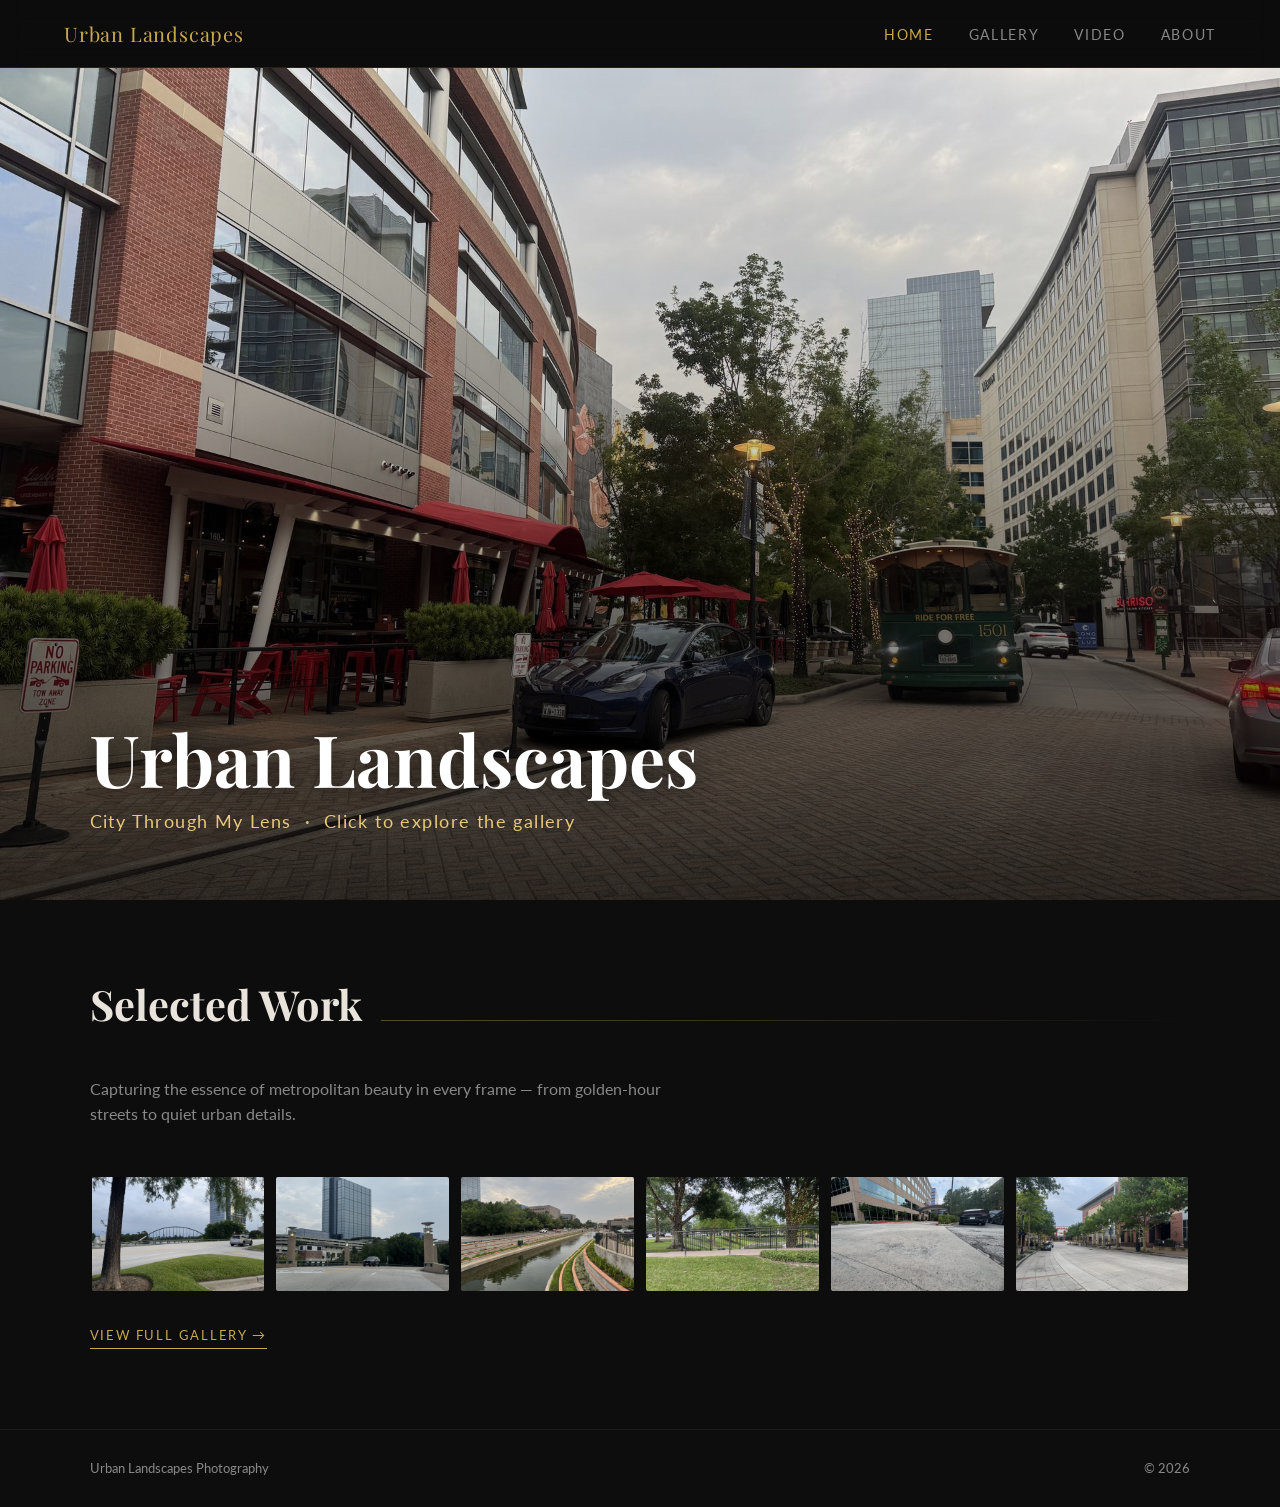
<file: index.html>
<!DOCTYPE html>
<html lang="en">
<head>
  <meta charset="UTF-8">
  <meta name="viewport" content="width=device-width, initial-scale=1.0">
  <title>Urban Landscapes | City Through My Lens</title>
  <link rel="preconnect" href="https://fonts.googleapis.com">
  <link rel="preconnect" href="https://fonts.gstatic.com" crossorigin>
  <link href="https://fonts.googleapis.com/css2?family=Playfair+Display:wght@700&family=Lato:wght@300;400&display=swap" rel="stylesheet">
  <link rel="stylesheet" href="css/style.css">
</head>
<body>

  <nav>
    <span class="nav-logo">Urban Landscapes</span>
    <ul class="nav-links">
      <li><a href="index.html">Home</a></li>
      <li><a href="gallery.html">Gallery</a></li>
      <li><a href="video.html">Video</a></li>
      <li><a href="about.html">About</a></li>
    </ul>
  </nav>

  <main class="page">

    <!-- Hero -->
    <section class="hero" onclick="window.location='gallery.html'">
      <img src="images/IMG_1584.jpg" alt="Urban street scene at dusk">
      <div class="hero-overlay"></div>
      <div class="hero-text">
        <h1>Urban Landscapes</h1>
        <p class="hero-tagline">City Through My Lens &nbsp;·&nbsp; Click to explore the gallery</p>
      </div>
    </section>

    <!-- Intro -->
    <section class="section">
      <div class="section-header">
        <h2>Selected Work</h2>
        <div class="section-line"></div>
      </div>
      <p style="color:var(--muted); max-width:600px; margin-bottom:48px;">
        Capturing the essence of metropolitan beauty in every frame — from golden-hour streets to quiet urban details.
      </p>

      <!-- Thumbnail strip -->
      <div class="home-strip" style="padding:0;">
        <div class="thumb-grid" id="home-thumb-grid"></div>
        <div style="margin-top:28px;">
          <a href="gallery.html" style="
            display:inline-block;
            font-size:0.8rem;
            letter-spacing:0.14em;
            text-transform:uppercase;
            border-bottom:1px solid var(--gold);
            color:var(--gold);
            padding-bottom:3px;
            transition:opacity .2s;
          ">View Full Gallery →</a>
        </div>
      </div>
    </section>

  </main>

  <footer>
    <span>Urban Landscapes Photography</span>
    <span>© 2026</span>
  </footer>

  <script src="js/gallery.js"></script>
</body>
</html>
</file>
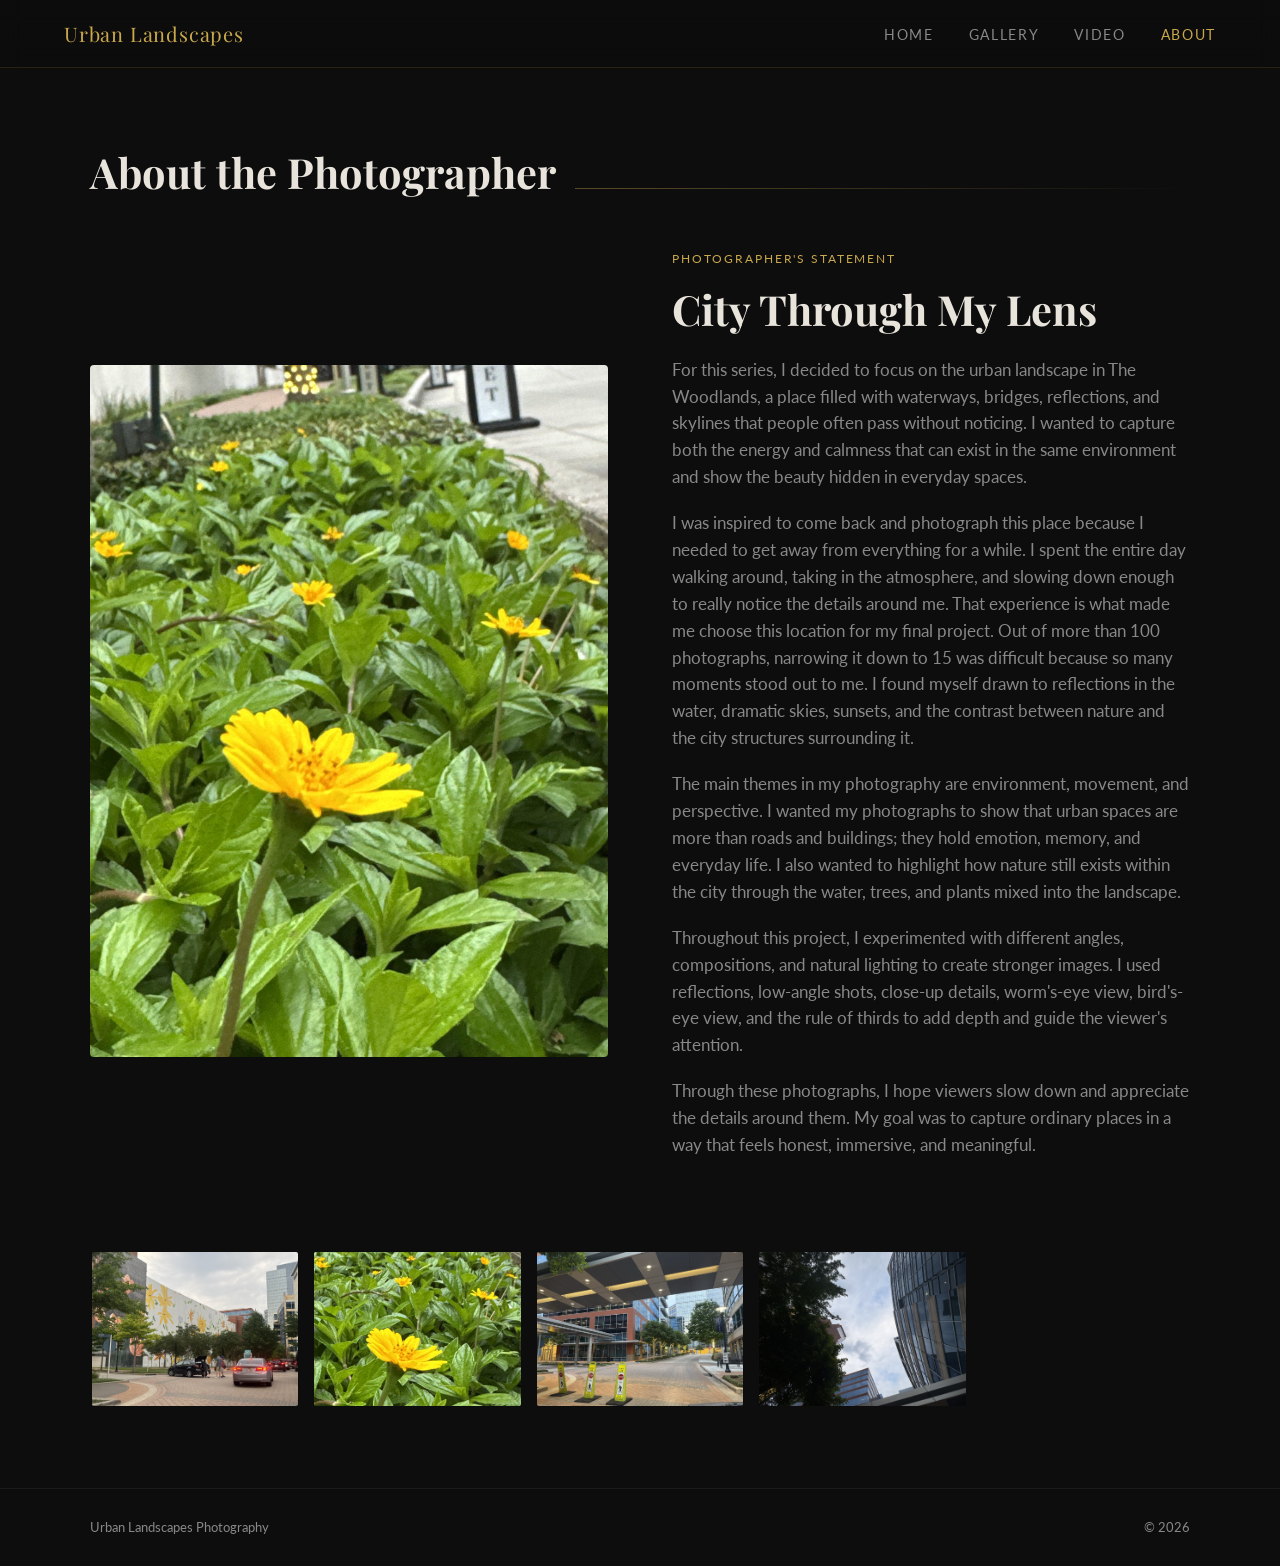
<file: about.html>
<!DOCTYPE html>
<html lang="en">
<head>
  <meta charset="UTF-8">
  <meta name="viewport" content="width=device-width, initial-scale=1.0">
  <title>About | Urban Landscapes</title>
  <link rel="preconnect" href="https://fonts.googleapis.com">
  <link rel="preconnect" href="https://fonts.gstatic.com" crossorigin>
  <link href="https://fonts.googleapis.com/css2?family=Playfair+Display:wght@700&family=Lato:wght@300;400&display=swap" rel="stylesheet">
  <link rel="stylesheet" href="css/style.css">
</head>
<body>

  <nav>
    <span class="nav-logo">Urban Landscapes</span>
    <ul class="nav-links">
      <li><a href="index.html">Home</a></li>
      <li><a href="gallery.html">Gallery</a></li>
      <li><a href="video.html">Video</a></li>
      <li><a href="about.html">About</a></li>
    </ul>
  </nav>

  <main class="page">
    <section class="section">
      <div class="section-header">
        <h2>About the Photographer</h2>
        <div class="section-line"></div>
      </div>

      <div class="about-grid">
        <div class="about-photo">
          <img src="images/IMG_1612.jpg" alt="Urban floral">
        </div>
        <div class="about-text">
          <span class="gold-label">Photographer's Statement</span>
          <h2 style="margin-bottom:1.5rem;">City Through My Lens</h2>

          <p>
            For this series, I decided to focus on the urban landscape in The Woodlands, a place
            filled with waterways, bridges, reflections, and skylines that people often pass without
            noticing. I wanted to capture both the energy and calmness that can exist in the same
            environment and show the beauty hidden in everyday spaces.
          </p>

          <p>
            I was inspired to come back and photograph this place because I needed to get away from
            everything for a while. I spent the entire day walking around, taking in the atmosphere,
            and slowing down enough to really notice the details around me. That experience is what
            made me choose this location for my final project. Out of more than 100 photographs,
            narrowing it down to 15 was difficult because so many moments stood out to me. I found
            myself drawn to reflections in the water, dramatic skies, sunsets, and the contrast
            between nature and the city structures surrounding it.
          </p>

          <p>
            The main themes in my photography are environment, movement, and perspective. I wanted
            my photographs to show that urban spaces are more than roads and buildings; they hold
            emotion, memory, and everyday life. I also wanted to highlight how nature still exists
            within the city through the water, trees, and plants mixed into the landscape.
          </p>

          <p>
            Throughout this project, I experimented with different angles, compositions, and natural
            lighting to create stronger images. I used reflections, low-angle shots, close-up details,
            worm's-eye view, bird's-eye view, and the rule of thirds to add depth and guide the
            viewer's attention.
          </p>

          <p>
            Through these photographs, I hope viewers slow down and appreciate the details around
            them. My goal was to capture ordinary places in a way that feels honest, immersive,
            and meaningful.
          </p>
        </div>
      </div>

      <!-- Secondary photo strip -->
      <div style="margin-top:72px;">
        <div class="thumb-grid" style="grid-template-columns:repeat(auto-fill,minmax(200px,1fr)); gap:12px;">
          <div class="thumb" style="aspect-ratio:4/3;" onclick="window.location='gallery.html'">
            <img src="images/IMG_1589.jpg" alt="Urban scene" loading="lazy">
          </div>
          <div class="thumb" style="aspect-ratio:4/3;" onclick="window.location='gallery.html'">
            <img src="images/IMG_1612.jpg" alt="Urban floral" loading="lazy">
          </div>
          <div class="thumb" style="aspect-ratio:4/3;" onclick="window.location='gallery.html'">
            <img src="images/IMG_1615.jpg" alt="City street" loading="lazy">
          </div>
          <div class="thumb" style="aspect-ratio:4/3;" onclick="window.location='gallery.html'">
            <img src="images/IMG_1616.jpg" alt="Urban landscape" loading="lazy">
          </div>
        </div>
      </div>
    </section>
  </main>

  <footer>
    <span>Urban Landscapes Photography</span>
    <span>© 2026</span>
  </footer>

  <script src="js/gallery.js"></script>
</body>
</html>
</file>
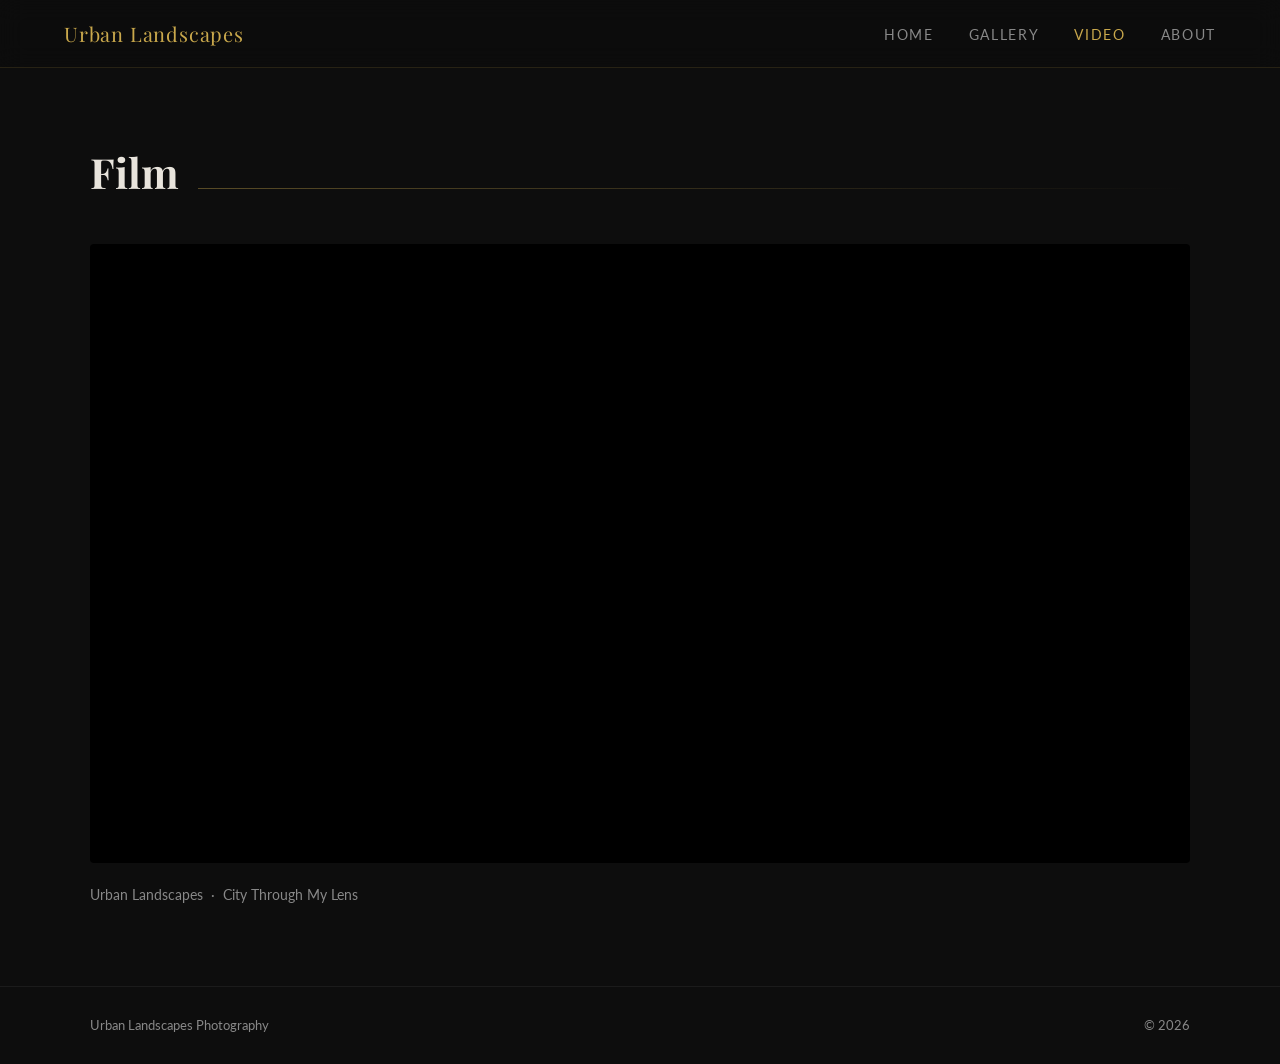
<file: video.html>
<!DOCTYPE html>
<html lang="en">
<head>
  <meta charset="UTF-8">
  <meta name="viewport" content="width=device-width, initial-scale=1.0">
  <title>Video | Urban Landscapes</title>
  <link rel="preconnect" href="https://fonts.googleapis.com">
  <link rel="preconnect" href="https://fonts.gstatic.com" crossorigin>
  <link href="https://fonts.googleapis.com/css2?family=Playfair+Display:wght@700&family=Lato:wght@300;400&display=swap" rel="stylesheet">
  <link rel="stylesheet" href="css/style.css">
  <style>
    .video-wrap {
      position: relative;
      width: 100%;
      aspect-ratio: 16/9;
      background: #000;
      border-radius: var(--radius);
      overflow: hidden;
    }
    .video-wrap iframe {
      position: absolute;
      inset: 0;
      width: 100%;
      height: 100%;
      border: none;
    }
    .video-meta {
      margin-top: 20px;
      display: flex;
      align-items: center;
      gap: 1.5rem;
    }
    .video-meta p {
      color: var(--muted);
      font-size: 0.9rem;
    }
  </style>
</head>
<body>

  <nav>
    <span class="nav-logo">Urban Landscapes</span>
    <ul class="nav-links">
      <li><a href="index.html">Home</a></li>
      <li><a href="gallery.html">Gallery</a></li>
      <li><a href="video.html">Video</a></li>
      <li><a href="about.html">About</a></li>
    </ul>
  </nav>

  <main class="page">
    <section class="section">
      <div class="section-header">
        <h2>Film</h2>
        <div class="section-line"></div>
      </div>

      <div class="video-wrap">
        <iframe
          src="https://www.youtube.com/embed/s-_n4-kS9l0?rel=0&modestbranding=1"
          title="Urban Landscapes — Film"
          allow="accelerometer; autoplay; clipboard-write; encrypted-media; gyroscope; picture-in-picture; web-share"
          allowfullscreen>
        </iframe>
      </div>

      <div class="video-meta">
        <p>Urban Landscapes &nbsp;·&nbsp; City Through My Lens</p>
      </div>
    </section>
  </main>

  <footer>
    <span>Urban Landscapes Photography</span>
    <span>© 2026</span>
  </footer>

  <script src="js/gallery.js"></script>
</body>
</html>
</file>
<file: css/style.css>
/* ── Reset & Base ───────────────────────────────────── */
*, *::before, *::after { box-sizing: border-box; margin: 0; padding: 0; }

:root {
  --bg: #0d0d0d;
  --surface: #161616;
  --gold: #c9a84c;
  --gold-light: #e8c97a;
  --text: #e8e4dc;
  --muted: #888;
  --nav-h: 68px;
  --radius: 4px;
  --transition: 0.35s cubic-bezier(0.4, 0, 0.2, 1);
}

html { scroll-behavior: smooth; }

body {
  background: var(--bg);
  color: var(--text);
  font-family: 'Lato', sans-serif;
  font-size: 16px;
  line-height: 1.6;
  min-height: 100vh;
}

a { color: inherit; text-decoration: none; }
img { display: block; max-width: 100%; }

/* ── Typography ─────────────────────────────────────── */
h1, h2, h3 { font-family: 'Playfair Display', serif; font-weight: 700; line-height: 1.15; }
h1 { font-size: clamp(2.2rem, 6vw, 4.5rem); }
h2 { font-size: clamp(1.6rem, 4vw, 2.6rem); }
h3 { font-size: 1.2rem; }

/* ── Navigation ─────────────────────────────────────── */
nav {
  position: fixed; top: 0; left: 0; right: 0; z-index: 100;
  height: var(--nav-h);
  display: flex; align-items: center; justify-content: space-between;
  padding: 0 5%;
  background: rgba(13,13,13,0.92);
  backdrop-filter: blur(12px);
  border-bottom: 1px solid rgba(201,168,76,0.15);
}

.nav-logo {
  font-family: 'Playfair Display', serif;
  font-size: 1.25rem;
  color: var(--gold);
  letter-spacing: 0.04em;
}

.nav-links { display: flex; gap: 2.2rem; list-style: none; }

.nav-links a {
  font-size: 0.85rem;
  letter-spacing: 0.12em;
  text-transform: uppercase;
  color: var(--muted);
  transition: color var(--transition);
}
.nav-links a:hover,
.nav-links a.active { color: var(--gold); }

/* ── Page wrapper ───────────────────────────────────── */
.page { padding-top: var(--nav-h); }

/* ── Hero (index) ───────────────────────────────────── */
.hero {
  position: relative;
  height: calc(100vh - var(--nav-h));
  min-height: 520px;
  overflow: hidden;
  cursor: pointer;
}

.hero img {
  width: 100%; height: 100%;
  object-fit: cover;
  transition: transform 0.6s ease;
}
.hero:hover img { transform: scale(1.02); }

.hero-overlay {
  position: absolute; inset: 0;
  background: linear-gradient(to top, rgba(0,0,0,0.75) 0%, rgba(0,0,0,0.15) 60%, transparent 100%);
}

.hero-text {
  position: absolute; bottom: 0; left: 0; right: 0;
  padding: 5% 7%;
}
.hero-text h1 {
  color: #fff;
  text-shadow: 0 2px 24px rgba(0,0,0,0.6);
  margin-bottom: 0.5rem;
}
.hero-tagline {
  font-size: clamp(0.9rem, 2vw, 1.1rem);
  color: var(--gold-light);
  letter-spacing: 0.08em;
}

/* ── Section ────────────────────────────────────────── */
.section { padding: 80px 7%; }
.section-header {
  display: flex; align-items: baseline; gap: 1.2rem;
  margin-bottom: 48px;
}
.section-header h2 { color: var(--text); }
.section-line {
  flex: 1; height: 1px;
  background: linear-gradient(to right, rgba(201,168,76,0.4), transparent);
}

/* ── Gallery collage ────────────────────────────────── */
.gallery-page .section {
  padding-top: 32px;
  padding-bottom: 48px;
}

.gallery-page .section-header {
  margin-bottom: 24px;
}

.collage {
  columns: 4;
  column-gap: 8px;
}

.collage-item {
  break-inside: avoid;
  margin-bottom: 8px;
  overflow: hidden;
  border-radius: var(--radius);
  cursor: zoom-in;
  position: relative;
}

.collage-item img {
  width: 100%;
  height: auto;
  display: block;
  transition: transform var(--transition), filter var(--transition);
}

.collage-item:hover img {
  transform: scale(1.03);
  filter: brightness(1.08);
}

.thumb-grid {
  display: grid;
  grid-template-columns: repeat(auto-fill, minmax(160px, 1fr));
  gap: 8px;
}

.thumb {
  aspect-ratio: 3/2;
  overflow: hidden;
  border-radius: var(--radius);
  cursor: pointer;
  border: 2px solid transparent;
  transition: border-color var(--transition), transform var(--transition);
}
.thumb img {
  width: 100%; height: 100%;
  object-fit: cover;
  transition: transform var(--transition);
}
.thumb:hover img { transform: scale(1.06); }
.thumb:hover { border-color: rgba(201,168,76,0.5); }
.thumb.active { border-color: var(--gold); }

/* ── About ──────────────────────────────────────────── */
.about-grid {
  display: grid;
  grid-template-columns: 1fr 1fr;
  gap: 64px;
  align-items: center;
}

.about-photo {
  overflow: hidden;
  border-radius: var(--radius);
}
.about-photo img { width: 100%; height: auto; object-fit: contain; }

.about-text p {
  color: var(--muted);
  margin-bottom: 1.2rem;
  font-size: 1.05rem;
}

.about-text .gold-label {
  display: inline-block;
  font-size: 0.78rem;
  letter-spacing: 0.15em;
  text-transform: uppercase;
  color: var(--gold);
  margin-bottom: 1rem;
}

/* ── Home thumbnail strip ───────────────────────────── */
.home-strip { padding: 0 7% 80px; }
.home-strip h2 { margin-bottom: 24px; }

/* ── Contact ────────────────────────────────────────── */
.contact-grid {
  display: grid;
  grid-template-columns: 1fr 1fr;
  gap: 64px;
  align-items: start;
}

.contact-photo {
  aspect-ratio: 3/4;
  overflow: hidden;
  border-radius: var(--radius);
}
.contact-photo img { width: 100%; height: 100%; object-fit: cover; }

.contact-info p { color: var(--muted); margin-bottom: 0.5rem; }
.contact-info .gold-label {
  display: inline-block;
  font-size: 0.78rem;
  letter-spacing: 0.15em;
  text-transform: uppercase;
  color: var(--gold);
  margin-bottom: 1.4rem;
}

form { display: flex; flex-direction: column; gap: 16px; margin-top: 2rem; }

input, textarea {
  background: var(--surface);
  border: 1px solid rgba(255,255,255,0.08);
  border-radius: var(--radius);
  color: var(--text);
  font-family: inherit;
  font-size: 0.95rem;
  padding: 12px 16px;
  transition: border-color var(--transition);
  outline: none;
  width: 100%;
}
input:focus, textarea:focus { border-color: var(--gold); }
textarea { resize: vertical; min-height: 120px; }

button[type="submit"] {
  background: transparent;
  border: 1px solid var(--gold);
  border-radius: var(--radius);
  color: var(--gold);
  cursor: pointer;
  font-family: inherit;
  font-size: 0.82rem;
  letter-spacing: 0.14em;
  padding: 13px 28px;
  text-transform: uppercase;
  transition: background var(--transition), color var(--transition);
  align-self: flex-start;
}
button[type="submit"]:hover { background: var(--gold); color: var(--bg); }

/* ── Footer ─────────────────────────────────────────── */
footer {
  border-top: 1px solid rgba(255,255,255,0.06);
  padding: 28px 7%;
  display: flex; align-items: center; justify-content: space-between;
  font-size: 0.8rem; color: var(--muted);
}

/* ── Lightbox ───────────────────────────────────────── */
.lightbox {
  display: none;
  position: fixed; inset: 0; z-index: 999;
  background: rgba(0,0,0,0.94);
  align-items: center; justify-content: center;
  cursor: zoom-out;
}
.lightbox.open { display: flex; }
.lightbox img {
  max-width: 92vw; max-height: 92vh;
  object-fit: contain;
  border-radius: var(--radius);
  box-shadow: 0 24px 80px rgba(0,0,0,0.8);
  cursor: default;
}
.lightbox-close {
  position: absolute; top: 20px; right: 24px;
  font-size: 2rem; color: #fff; cursor: pointer; line-height: 1;
  opacity: 0.7; transition: opacity 0.2s;
}
.lightbox-close:hover { opacity: 1; }

/* ── Responsive ─────────────────────────────────────── */
@media (max-width: 1100px) { .collage { columns: 3; } }
@media (max-width: 768px) {
  .collage { columns: 2; }
  .about-grid, .contact-grid { grid-template-columns: 1fr; gap: 36px; }
  .thumb-grid { grid-template-columns: repeat(auto-fill, minmax(110px, 1fr)); }
  nav { padding: 0 4%; }
  .nav-links { gap: 1.2rem; }
  .section { padding: 56px 5%; }
}

@media (max-width: 480px) {
  .collage { columns: 2; }
  .nav-links a { font-size: 0.75rem; letter-spacing: 0.06em; }
  .thumb-grid { grid-template-columns: repeat(3, 1fr); }
}
</file>
